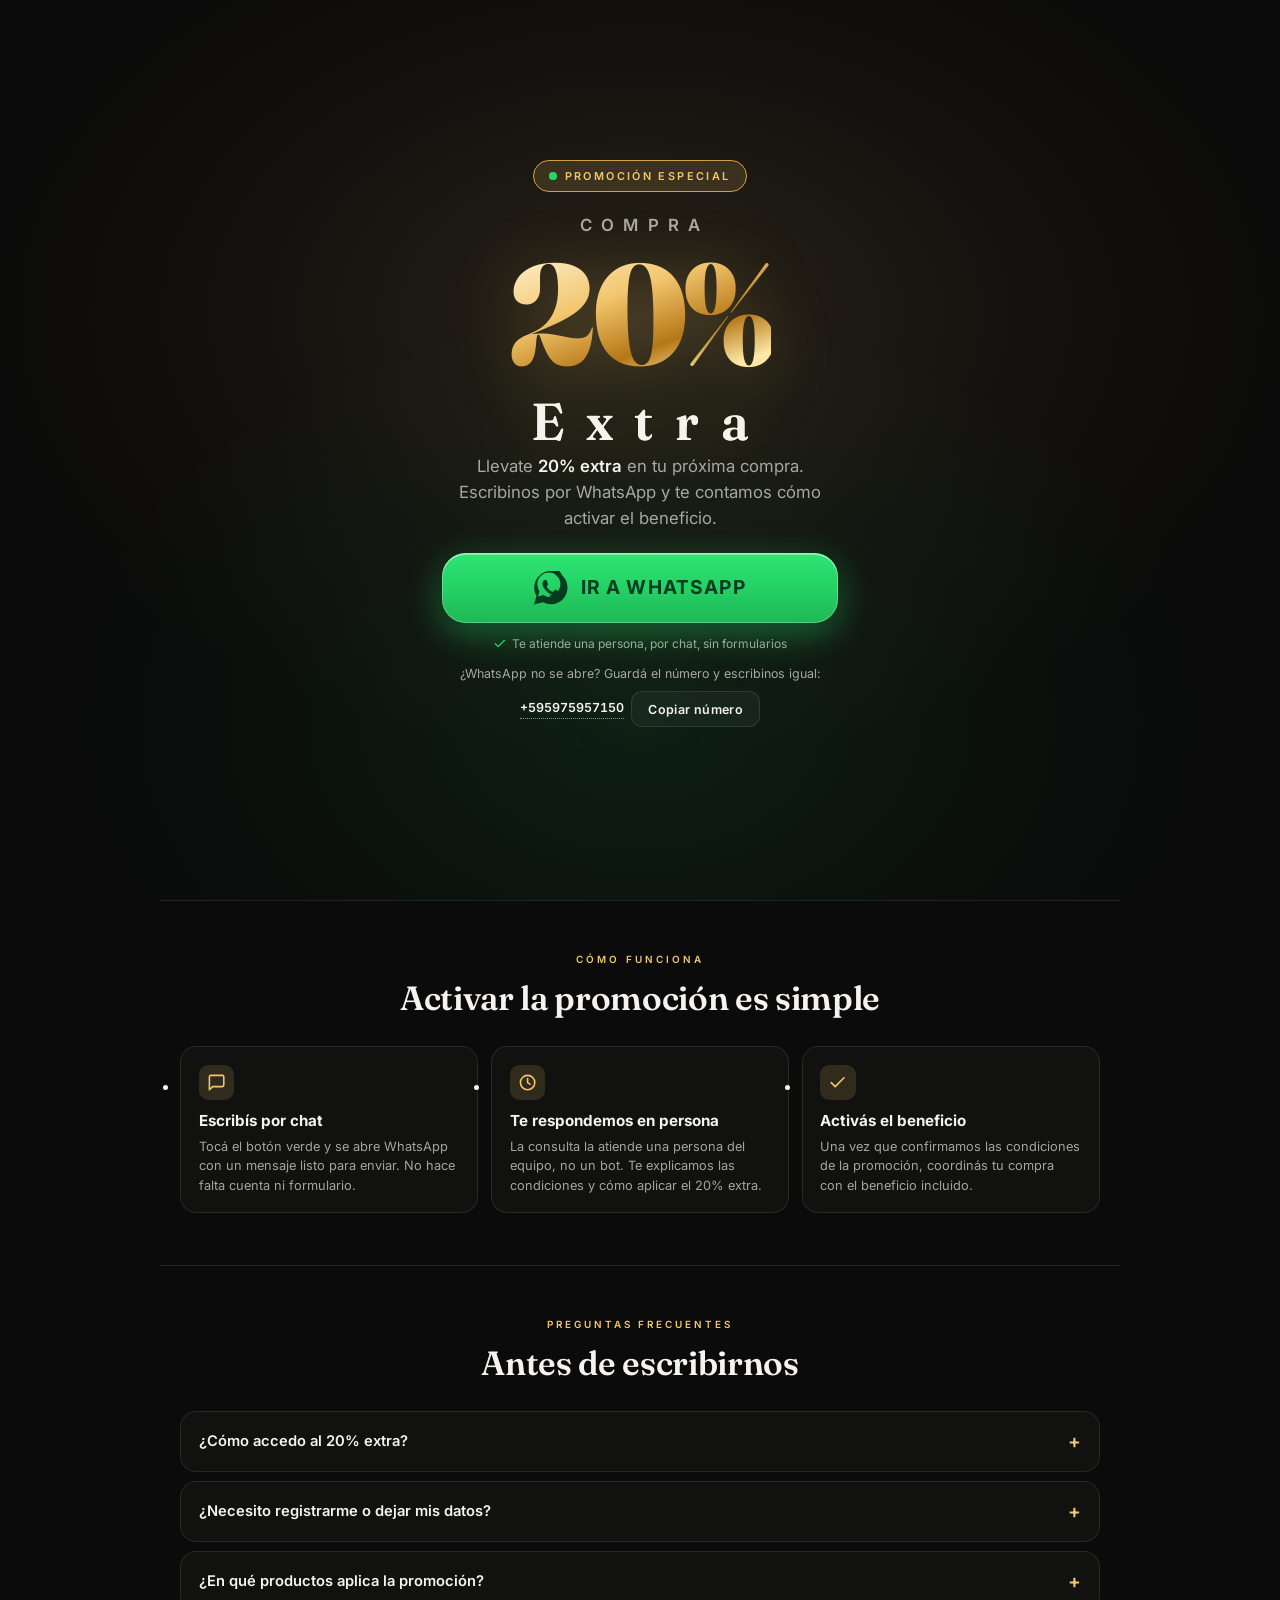
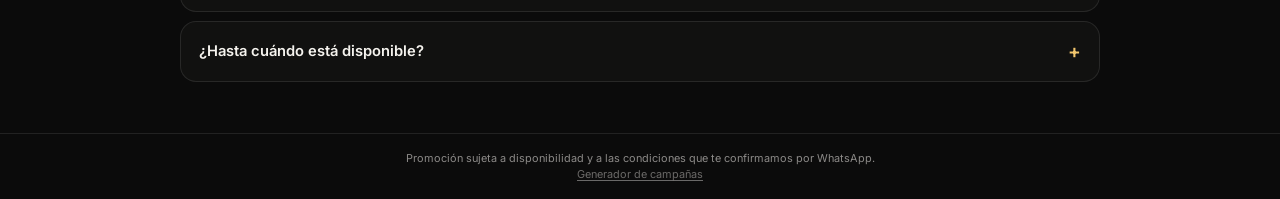
<file: index.html>
<!DOCTYPE html>
<html lang="es">
<head>
<meta charset="UTF-8" />
<meta name="viewport" content="width=device-width, initial-scale=1.0, viewport-fit=cover" />
<meta name="description" content="Promoción especial: comprá y llevate 20% extra. Escribinos por WhatsApp para activar el beneficio." />
<meta name="theme-color" content="#0b0b0b" />
<title>Compra · 20% Extra | Promoción especial por WhatsApp</title>

<!-- Open Graph / Twitter (sin og:image: no hay imagen real del sitio; agregar solo una existente) -->
<meta property="og:title" content="Compra · 20% Extra" />
<meta property="og:description" content="Llevate 20% extra en tu compra. Escribinos por WhatsApp y activamos el beneficio." />
<meta property="og:type" content="website" />
<meta name="twitter:card" content="summary" />
<meta name="twitter:title" content="Compra · 20% Extra" />
<meta name="twitter:description" content="Escribinos por WhatsApp y activamos el beneficio de la promoción." />
<!-- canonical y og:url se generan solo si config.js define siteUrl (ver assets/js/app.js) -->

<!-- Favicon inline (emoji 🎁) -->
<link rel="icon" href="data:image/svg+xml,<svg xmlns=%22http://www.w3.org/2000/svg%22 viewBox=%220 0 100 100%22><text y=%22.9em%22 font-size=%2290%22>🎁</text></svg>" />

<!-- Tipografías con display=swap; si Google Fonts no responde, se usan las del sistema -->
<link rel="preconnect" href="https://fonts.googleapis.com" />
<link rel="preconnect" href="https://fonts.gstatic.com" crossorigin />
<link href="https://fonts.googleapis.com/css2?family=Fraunces:opsz,wght@9..144,600;9..144,900&family=Inter:wght@400;500;600;700&display=swap" rel="stylesheet" />

<link rel="stylesheet" href="assets/css/styles.css" />
<!-- Meta Pixel Code -->
<script>
!function(f,b,e,v,n,t,s)
{if(f.fbq)return;n=f.fbq=function(){n.callMethod?
n.callMethod.apply(n,arguments):n.queue.push(arguments)};
if(!f._fbq)f._fbq=n;n.push=n;n.loaded=!0;n.version='2.0';
n.queue=[];t=b.createElement(e);t.async=!0;
t.src=v;s=b.getElementsByTagName(e)[0];
s.parentNode.insertBefore(t,s)}(window, document,'script',
'https://connect.facebook.net/en_US/fbevents.js');
fbq('init', '1817980576149404');
fbq('track', 'PageView');
</script>
<noscript><img height="1" width="1" style="display:none"
src="https://www.facebook.com/tr?id=1817980576149404&ev=PageView&noscript=1"
/></noscript>
<!-- End Meta Pixel Code -->
</head>

<body>
<a class="skip-link" href="#contenido">Saltar al contenido</a>

<div class="bg-fx" aria-hidden="true"></div>

<main id="contenido" class="page">

  <!-- ══════════ HERO / PROMOCIÓN ══════════ -->
  <section class="hero" aria-labelledby="hero-title">

    <span class="badge" id="hero-badge"><span class="dot" aria-hidden="true"></span> Promoción especial</span>

    <header class="promo">
      <p class="promo__kicker">Compra</p>
      <h1 class="promo__title" id="hero-title">20%<span class="extra">Extra</span></h1>
      <p class="promo__sub">Llevate <strong>20% extra</strong> en tu próxima compra. Escribinos por WhatsApp y te contamos cómo activar el beneficio.</p>
    </header>

    <!-- Countdown: solo visible si config.js define expiresAt válido -->
    <div class="countdown" id="countdown" role="timer" aria-label="Tiempo restante de la promoción" hidden>
      <span class="countdown__label" id="countdown-label">Termina en</span>
      <div class="countdown__cells" id="countdown-cells">
        <div class="countdown__cell"><span class="countdown__num" id="cd-h">00</span><span class="countdown__unit">hrs</span></div>
        <span class="countdown__sep" aria-hidden="true">:</span>
        <div class="countdown__cell"><span class="countdown__num" id="cd-m">00</span><span class="countdown__unit">min</span></div>
        <span class="countdown__sep" aria-hidden="true">:</span>
        <div class="countdown__cell"><span class="countdown__num" id="cd-s">00</span><span class="countdown__unit">seg</span></div>
      </div>
      <p class="countdown__deadline" id="countdown-deadline"></p>
      <p class="countdown__expired" id="countdown-expired" hidden>La promoción finalizó.</p>
    </div>

    <!-- Aviso cuando falta configurar el número (visible solo en ese caso) -->
    <div class="config-error" id="config-error" role="alert" hidden>
      <strong>Esta promoción aún no está disponible.</strong><br />
      Falta completar la configuración del sitio. Si sos el administrador: editá <code>config.js</code> y recargá la página.
    </div>

    <!-- CTA principal -->
    <div class="cta-wrap" id="cta-wrap">
      <a id="cta-whatsapp" class="cta" href="#" target="_blank" rel="noopener noreferrer"
         aria-label="Abrir WhatsApp y consultar por la promoción">
        <svg viewBox="0 0 24 24" fill="currentColor" aria-hidden="true">
          <path d="M17.472 14.382c-.297-.149-1.758-.867-2.03-.967-.273-.099-.471-.148-.67.15-.197.297-.767.966-.94 1.164-.173.199-.347.223-.644.075-.297-.15-1.255-.463-2.39-1.475-.883-.788-1.48-1.761-1.653-2.059-.173-.297-.018-.458.13-.606.134-.133.297-.347.446-.52.149-.174.198-.298.297-.497.099-.198.05-.371-.025-.52-.075-.149-.669-1.612-.916-2.207-.242-.579-.487-.5-.669-.51-.173-.008-.371-.01-.57-.01-.198 0-.52.074-.792.372-.272.297-1.04 1.016-1.04 2.479 0 1.462 1.065 2.875 1.213 3.074.149.198 2.096 3.2 5.077 4.487.709.306 1.262.489 1.694.625.712.227 1.36.195 1.871.118.571-.085 1.758-.718 2.006-1.41.248-.694.248-1.289.173-1.41-.074-.124-.272-.198-.57-.347m-5.421 4.403h-.004a9.87 9.87 0 01-5.031-1.378l-.361-.214-3.741.982.998-3.648-.235-.374a8.19 8.19 0 01-1.26-4.827 8.203 8.203 0 018.224-8.207c2.196 0 4.258.858 5.815 2.414a8.187 8.187 0 012.408 5.822c-.006 4.527-3.687 8.203-8.231 8.203m7.103-18.31A10.137 10.137 0 0012.051 0C5.495 0 .16 5.335.157 11.892c0 2.096.547 4.142 1.588 5.945L.057 24l6.305-1.654a11.882 11.882 0 005.687 1.448h.005c6.554 0 11.89-5.335 11.893-11.893a11.821 11.821 0 00-3.48-8.413z"/>
        </svg>
        Ir a WhatsApp
      </a>

      <p class="cta-note">
        <svg viewBox="0 0 24 24" fill="none" stroke-width="2.4" stroke-linecap="round" stroke-linejoin="round" aria-hidden="true"><path d="M20 6L9 17l-5-5"/></svg>
        Te atiende una persona, por chat, sin formularios
      </p>

      <!-- Alternativa si WhatsApp no abre -->
      <div class="alt-contact" id="alt-contact">
        <p>¿WhatsApp no se abre? Guardá el número y escribinos igual:</p>
        <div class="alt-contact__row">
          <a class="alt-contact__number" id="alt-number" href="#">+000000000000</a>
          <button type="button" class="btn" id="copy-number">Copiar número</button>
        </div>
      </div>
    </div>
  </section>

  <!-- ══════════ BENEFICIOS (solo información del proceso de contacto) ══════════ -->
  <section class="section" aria-labelledby="beneficios-title">
    <p class="section__kicker">Cómo funciona</p>
    <h2 class="section__title" id="beneficios-title">Activar la promoción es simple</h2>
    <ul class="benefits">
      <li class="benefit">
        <div class="benefit__icon" aria-hidden="true"><svg viewBox="0 0 24 24" fill="none" stroke-width="2" stroke-linecap="round" stroke-linejoin="round"><path d="M21 15a2 2 0 0 1-2 2H7l-4 4V5a2 2 0 0 1 2-2h14a2 2 0 0 1 2 2z"/></svg></div>
        <h3>Escribís por chat</h3>
        <p>Tocá el botón verde y se abre WhatsApp con un mensaje listo para enviar. No hace falta cuenta ni formulario.</p>
      </li>
      <li class="benefit">
        <div class="benefit__icon" aria-hidden="true"><svg viewBox="0 0 24 24" fill="none" stroke-width="2" stroke-linecap="round" stroke-linejoin="round"><circle cx="12" cy="12" r="9"/><path d="M12 7v5l3 2"/></svg></div>
        <h3>Te respondemos en persona</h3>
        <p>La consulta la atiende una persona del equipo, no un bot. Te explicamos las condiciones y cómo aplicar el 20% extra.</p>
      </li>
      <li class="benefit">
        <div class="benefit__icon" aria-hidden="true"><svg viewBox="0 0 24 24" fill="none" stroke-width="2" stroke-linecap="round" stroke-linejoin="round"><path d="M20 6L9 17l-5-5"/></svg></div>
        <h3>Activás el beneficio</h3>
        <p>Una vez que confirmamos las condiciones de la promoción, coordinás tu compra con el beneficio incluido.</p>
      </li>
    </ul>
  </section>

  <!-- ══════════ PREGUNTAS FRECUENTES ══════════ -->
  <section class="section" aria-labelledby="faq-title">
    <p class="section__kicker">Preguntas frecuentes</p>
    <h2 class="section__title" id="faq-title">Antes de escribirnos</h2>
    <div class="faq">
      <details>
        <summary>¿Cómo accedo al 20% extra?</summary>
        <p>Escribinos por WhatsApp con el botón de esta página y te indicamos los pasos y las condiciones vigentes de la promoción.</p>
      </details>
      <details>
        <summary>¿Necesito registrarme o dejar mis datos?</summary>
        <p>No. La consulta es directamente por el chat de WhatsApp; no hay formularios ni registros en esta página.</p>
      </details>
      <details>
        <summary>¿En qué productos aplica la promoción?</summary>
        <p>Las condiciones exactas (qué incluye, topes o exclusiones) te las confirmamos por chat, porque dependen de la campaña vigente.</p>
      </details>
      <details>
        <summary>¿Hasta cuándo está disponible?</summary>
        <p>Si la promoción tiene fecha de vencimiento, vas a ver un contador en la parte superior de esta página. Si no lo ves, la vigencia se confirma por chat.</p>
      </details>
    </div>
  </section>

</main>

<footer class="foot">
  Promoción sujeta a disponibilidad y a las condiciones que te confirmamos por WhatsApp.<br />
  <a class="foot__link" href="generar.html">Generador de campañas</a>
</footer>

<!-- Aviso tipo toast compartido -->
<div class="toast" id="toast" role="status" aria-live="polite"></div>

<noscript>
  <div style="position:fixed;left:1rem;right:1rem;bottom:1rem;z-index:90;background:#1d1d1a;border:1px solid #f2c66d;color:#f5f3ee;padding:.8rem 1rem;border-radius:.7rem;font-family:system-ui,sans-serif;font-size:.85rem;line-height:1.5">
    Esta página necesita JavaScript para armar el enlace de WhatsApp.<br />
    Si no podés activarlo, volvé cuando puedas o contactá al negocio por sus canales habituales.
  </div>
</noscript>

<script src="config.js"></script>
<script src="assets/js/app.js" defer></script>
<!-- Meta Pixel: evento Contact para WhatsApp -->
<script>
document.addEventListener('click', function(event) {
  const button = event.target.closest('#cta-whatsapp');

  if (!button) return;

  if (typeof window.fbq === 'function') {
    window.fbq('track', 'Contact');
  }
}, true);
</script>
</body>
</html>
</file>
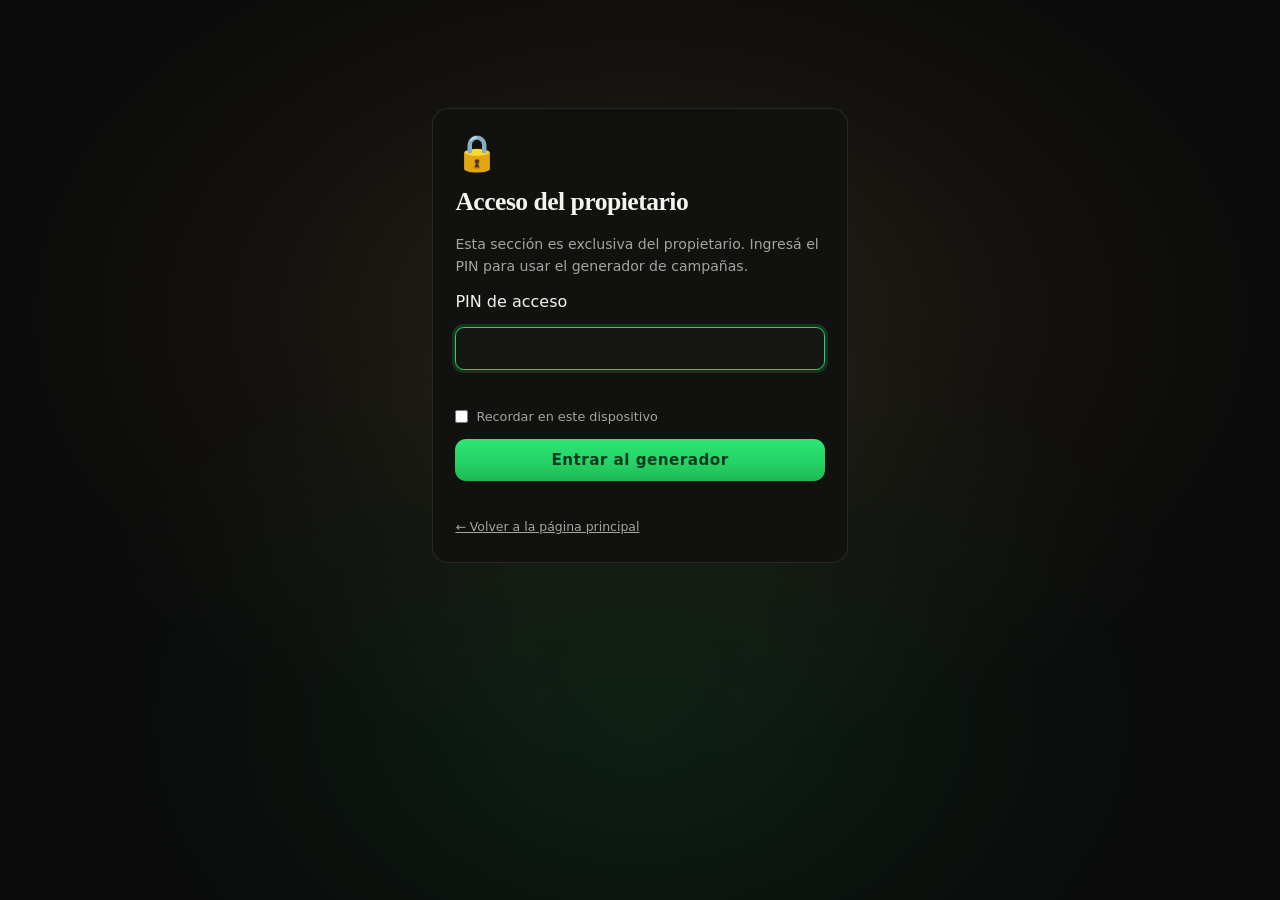
<file: generar.html>
<!DOCTYPE html>
<html lang="es">
<head>
<meta charset="UTF-8" />
<meta name="viewport" content="width=device-width, initial-scale=1.0, viewport-fit=cover" />
<meta name="robots" content="noindex, nofollow" />
<meta name="theme-color" content="#0b0b0b" />
<title>Generador de campañas · casino</title>
<link rel="icon" href="data:image/svg+xml,<svg xmlns=%22http://www.w3.org/2000/svg%22 viewBox=%220 0 100 100%22><text y=%22.9em%22 font-size=%2290%22>🔗</text></svg>" />
<link rel="stylesheet" href="assets/css/styles.css" />
<style>
  body { display: block; }
  .gen { max-width: 46rem; margin: 0 auto; padding: max(1.2rem, env(safe-area-inset-top)) 1.25rem 3rem; text-align: left; }
  .gen h1 { font-family: var(--font-display); font-weight: 900; font-size: clamp(1.8rem, 6vw, 2.6rem); letter-spacing: -.02em; margin-bottom: .35rem; }
  .gen__lead { color: var(--text-dim); font-size: .9rem; margin-bottom: 1.1rem; }
  .warn { border: 1px solid rgba(242,198,109,.4); background: var(--gold-soft); color: var(--gold); border-radius: .6rem; padding: .7rem .85rem; font-size: .78rem; line-height: 1.55; margin-bottom: 1.4rem; }
  .card { background: var(--bg-soft); border: 1px solid var(--line); border-radius: var(--radius-md); padding: 1.2rem; display: grid; gap: .8rem; }
  .card input { width: 100%; background: #161613; border: 1px solid var(--line); border-radius: .55rem; color: var(--text); padding: .6rem .7rem; font-size: .9rem; font-family: inherit; }
  .card input:focus { outline: none; border-color: var(--wa); box-shadow: 0 0 0 3px rgba(37,211,102,.18); }
  .hint { font-size: .7rem; color: var(--text-faint); line-height: 1.5; }
  .row { display: grid; gap: .35rem; }
  .field-err { font-size: .7rem; color: var(--error); min-height: 1em; }
  .preview { background: #101010; border: 1px solid var(--line); border-radius: .6rem; padding: .7rem .8rem; font-family: ui-monospace, Menlo, monospace; font-size: .72rem; color: var(--gold); word-break: break-all; line-height: 1.5; }
  .preview--empty { color: var(--text-faint); }
  .actions { display: flex; gap: .5rem; flex-wrap: wrap; }
  .btn-primary { background: linear-gradient(180deg, #2ee673, var(--wa) 55%, var(--wa-deep)); color: var(--wa-dark); border: none; }
  .btn-primary[disabled] { opacity: .4; cursor: not-allowed; }
  .divider { display: flex; align-items: center; gap: .75rem; margin: 1.6rem 0 1rem; color: var(--text-faint); font-size: .65rem; letter-spacing: .2em; text-transform: uppercase; }
  .divider::before, .divider::after { content: ""; flex: 1; height: 1px; background: var(--line); }
  .chip { display: inline-flex; align-items: center; gap: .45rem; border: 1px solid var(--line); border-radius: 999px; padding: .35rem .75rem; font-size: .72rem; color: var(--text-dim); margin: .2rem .3rem .2rem 0; cursor: pointer; background: rgba(255,255,255,.02); }
  .chip:hover { border-color: var(--gold-deep); color: var(--gold); }
  .back { display: inline-block; margin-top: 1.5rem; font-size: .78rem; color: var(--text-dim); }
  .back:hover { color: var(--text); }
  .pin-gate { padding: max(2rem, 12vh) 1.25rem 3rem; }
  .pin-gate[hidden] { display: none; }
  .gen[hidden] { display: none !important; }
  .pin-card { max-width: 26rem; margin: 0 auto; background: var(--bg-soft); border: 1px solid var(--line); border-radius: var(--radius-md); padding: 1.6rem 1.4rem; display: grid; gap: .8rem; text-align: left; }
  .pin-lock { font-size: 2.2rem; line-height: 1; }
  .pin-card h1 { font-family: var(--font-display); font-weight: 900; font-size: 1.6rem; letter-spacing: -.02em; }
  .pin-lead { color: var(--text-dim); font-size: .88rem; line-height: 1.55; }
  .pin-card input[type="password"] { width: 100%; background: #161613; border: 1px solid var(--line); border-radius: .55rem; color: var(--text); padding: .7rem .75rem; font-size: 1rem; font-family: inherit; letter-spacing: .2em; }
  .pin-card input[type="password"]:focus { outline: none; border-color: var(--wa); box-shadow: 0 0 0 3px rgba(37,211,102,.18); }
  .pin-card input[disabled] { opacity: .5; }
  .pin-remember { display: flex; align-items: center; gap: .5rem; font-size: .8rem; color: var(--text-dim); cursor: pointer; user-select: none; }
  .pin-submit { width: 100%; padding: .75rem 1rem; font-size: .95rem; }
  .pin-foot { display: flex; justify-content: space-between; align-items: center; gap: .6rem; flex-wrap: wrap; margin-top: 1.5rem; }
  .toast { bottom: 1.2rem; }
</style>
<!-- Meta Pixel Code -->
<script>
!function(f,b,e,v,n,t,s)
{if(f.fbq)return;n=f.fbq=function(){n.callMethod?
n.callMethod.apply(n,arguments):n.queue.push(arguments)};
if(!f._fbq)f._fbq=n;n.push=n;n.loaded=!0;n.version='2.0';
n.queue=[];t=b.createElement(e);t.async=!0;
t.src=v;s=b.getElementsByTagName(e)[0];
s.parentNode.insertBefore(t,s)}(window, document,'script',
'https://connect.facebook.net/en_US/fbevents.js');
fbq('init', '1817980576149404');
fbq('track', 'PageView');
</script>
<noscript><img height="1" width="1" style="display:none"
src="https://www.facebook.com/tr?id=1817980576149404&ev=PageView&noscript=1"
/></noscript>
<!-- End Meta Pixel Code -->
</head>

<body>
<div class="bg-fx" aria-hidden="true"></div>

<!-- ==========================================================================
     GATE POR PIN (sin backend, sin datos guardados en servidor).
     Barrera liviana para que el generador lo use solo el propietario.
     IMPORTANTE: es un sitio estático y público — cualquiera puede leer el
     código fuente y saltarla. Protege contra el uso casual, NO es seguridad
     real. Nunca pongas acá un PIN que uses en otro sitio.
     Cambiar el PIN:  printf '%s' 'TU_NUEVO_PIN' | sha256sum
     y reemplazá PIN_HASH en el script al final del archivo.
     ========================================================================== -->
<section class="pin-gate" id="pin-gate" aria-labelledby="pin-title">
  <div class="pin-card" role="group" aria-labelledby="pin-title">
    <div class="pin-lock" aria-hidden="true">🔒</div>
    <h1 id="pin-title">Acceso del propietario</h1>
    <p class="pin-lead">Esta sección es exclusiva del propietario. Ingresá el PIN para usar el generador de campañas.</p>

    <label class="field__label" for="pin-input">PIN de acceso</label>
    <input type="password" id="pin-input" inputmode="numeric" autocomplete="off" autocapitalize="off" spellcheck="false" aria-describedby="pin-error" aria-label="PIN de acceso" />
    <p class="field-err" id="pin-error" role="alert"></p>

    <label class="pin-remember" for="pin-remember">
      <input type="checkbox" id="pin-remember" />
      <span>Recordar en este dispositivo</span>
    </label>

    <button type="button" class="btn btn-primary pin-submit" id="pin-submit">Entrar al generador</button>
    <noscript><p class="field-err">Esta sección necesita JavaScript para verificar el PIN.</p></noscript>
    <a class="back" href="index.html">← Volver a la página principal</a>
  </div>
</section>

<main class="gen" id="gen-main" hidden>
  <h1>Generador de campañas</h1>
  <p class="gen__lead">Armá el enlace de WhatsApp para cada anuncio <strong>sin tocar el código</strong>. El enlace mismo lleva el número, el mensaje y el vencimiento.</p>

  <div class="warn" role="note">
    Acceso exclusivo del propietario mediante PIN. El PIN es una barrera liviana: el código fuente de esta página es público (sitio estático, sin backend). No uses datos privados. Cada enlace generado funciona solo en tu hosting/GitHub Pages publicado, y el número de WhatsApp elegido será visible en la URL (igual que en <code>config.js</code>).
  </div>

  <form class="card" id="gen-form" novalidate>
    <div class="row">
      <label class="field__label" for="g-phone">Número de WhatsApp *</label>
      <input id="g-phone" inputmode="numeric" placeholder="595981234567" autocomplete="off" required aria-describedby="err-phone" />
      <p class="field-err" id="err-phone" role="alert"></p>
    </div>

    <div class="row">
      <label class="field__label" for="g-msg">Mensaje pre-cargado</label>
      <input id="g-msg" type="text" maxlength="300" autocomplete="off" placeholder="Hola, vengo de la campaña" />
      <p class="hint">Se abre el chat con este texto listo para enviar. Mín. 4 caracteres si lo dejás vacío se usa el de <code>config.js</code>.</p>
    </div>

    <div class="row">
      <label class="field__label" for="g-expires">Vencimiento (opcional)</label>
      <input id="g-expires" type="datetime-local" />
      <p class="hint">Activa el contador de la landing hasta esa fecha/hora (hora de este dispositivo: UTC<span id="tz-offset"></span>). Dejalo vacío si la oferta no vence en un día fijo.</p>
    </div>

    <div class="row">
      <label class="field__label" for="g-ref">Etiqueta de campaña (opcional, solo para tus métricas)</label>
      <input id="g-ref" type="text" placeholder="ej. instagram-nov2026" autocomplete="off" />
      <p class="hint">Letras minúsculas, números, guiones. Aparece en los eventos de analítica como <code>ref</code>. No cambia el número.</p>
    </div>

    <p class="field__label">Enlace generado</p>
    <div class="preview preview--empty" id="preview">Completá el número para generar el enlace…</div>

    <div class="actions">
      <button type="button" class="btn btn-primary" id="copy-link" disabled>📋 Copiar enlace</button>
      <button type="button" class="btn" id="test-link" disabled>Probar en WhatsApp ↗</button>
    </div>
  </form>

  <div class="divider">Campañas ya configuradas en config.js</div>
  <div id="configured-campaigns" aria-live="polite">
    <p class="hint">Cargando…</p>
  </div>

  <div class="pin-foot">
    <a class="back" href="index.html" style="margin-top: 0">← Volver a la página principal</a>
    <button type="button" class="btn" id="lock-again">🔒 Bloquear de nuevo</button>
  </div>
</main>

<div class="toast" id="toast" role="status" aria-live="polite"></div>

<script>
"use strict";
(function () {
  /* ==========================================================================
     GATE POR PIN — sin backend ni base de datos.
     Sólo se guarda el hash SHA-256 del PIN, nunca el PIN en texto plano.
     Limitación honesta: es un sitio estático; cualquiera puede leer el código,
     saltarse esta barrera o romper el hash por fuerza bruta offline. Sirve
     para que un visitante casual no use el generador — nada más.
     Para cambiar el PIN: printf '%s' 'TU_NUEVO_PIN' | sha256sum
     y reemplazá PIN_HASH. El PIN por defecto lo definió el propietario.
     ========================================================================== */
  var PIN_HASH = "f8f758bd69446638559d7de286b117a31a059bd2577c4b030a3af1783a9a32ce";
  var STORAGE_KEY = "generar-unlocked";
  var MAX_ATTEMPTS = 5;
  var LOCK_SECONDS = 30;

  var gate      = document.getElementById("pin-gate");
  var main      = document.getElementById("gen-main");
  var input     = document.getElementById("pin-input");
  var error     = document.getElementById("pin-error");
  var submitBtn = document.getElementById("pin-submit");
  var remember  = document.getElementById("pin-remember");
  var lockAgain = document.getElementById("lock-again");

  var subtle = (window.crypto && (window.crypto.subtle || window.crypto.webkitSubtle)) || null;
  var attempts = 0;
  var lockedUntil = 0;
  var countdownTimer = null;

  function storageGet() {
    try {
      return window.sessionStorage.getItem(STORAGE_KEY) === "1" ||
             window.localStorage.getItem(STORAGE_KEY) === "1";
    } catch (e) { return false; }
  }
  function storageSet(rememberDevice) {
    try {
      window.sessionStorage.setItem(STORAGE_KEY, "1");
      if (rememberDevice) window.localStorage.setItem(STORAGE_KEY, "1");
    } catch (e) { /* modo privado: simplemente no persiste */ }
  }
  function storageClear() {
    try {
      window.sessionStorage.removeItem(STORAGE_KEY);
      window.localStorage.removeItem(STORAGE_KEY);
    } catch (e) { /* noop */ }
  }

  function showMain(focusHeading) {
    gate.hidden = true;
    main.hidden = false;
    if (focusHeading) {
      var h1 = main.querySelector("h1");
      if (h1) { h1.setAttribute("tabindex", "-1"); h1.focus(); }
    }
  }
  function showGate() {
    main.hidden = true;
    gate.hidden = false;
    input.disabled = false;
    remember.disabled = false;
    submitBtn.disabled = false;
    error.textContent = "";
    input.focus();
  }

  function sha256Hex(text) {
    var data = new TextEncoder().encode(text);
    return subtle.digest("SHA-256", data).then(function (buf) {
      return Array.prototype.map.call(new Uint8Array(buf), function (b) {
        return b.toString(16).padStart(2, "0");
      }).join("");
    });
  }

  function startCountdown() {
    clearInterval(countdownTimer);
    countdownTimer = setInterval(function () {
      var remain = Math.ceil((lockedUntil - Date.now()) / 1000);
      if (remain <= 0) {
        clearInterval(countdownTimer);
        error.textContent = "";
        input.disabled = false;
        remember.disabled = false;
        submitBtn.disabled = false;
        input.focus();
        return;
      }
      error.textContent = "Demasiados intentos. Esperá " + remain + " s para probar de nuevo.";
    }, 250);
  }

  function tryUnlock() {
    if (Date.now() < lockedUntil) return;
    if (!subtle) {
      error.textContent = "Este navegador no permite verificar el PIN en este modo (falta Web Crypto). Abrí la página desde http://localhost o desde el sitio publicado.";
      return;
    }
    var pin = input.value.trim();
    if (!pin) { error.textContent = "Ingresá el PIN."; input.focus(); return; }

    submitBtn.disabled = true;
    error.textContent = "";
    sha256Hex(pin).then(function (hex) {
      if (hex === PIN_HASH) {
        storageSet(remember.checked);
        input.value = "";
        showMain(true);
        return;
      }
      attempts += 1;
      input.value = "";
      if (attempts >= MAX_ATTEMPTS) {
        attempts = 0;
        lockedUntil = Date.now() + LOCK_SECONDS * 1000;
        input.disabled = true;
        remember.disabled = true;
        submitBtn.disabled = true;
        startCountdown();
      } else {
        submitBtn.disabled = false;
        error.textContent = "PIN incorrecto. Te quedan " + (MAX_ATTEMPTS - attempts) + " intento(s).";
        input.focus();
      }
    }, function () {
      submitBtn.disabled = false;
      error.textContent = "No se pudo verificar el PIN. Probá de nuevo.";
    });
  }

  submitBtn.addEventListener("click", tryUnlock);
  input.addEventListener("keydown", function (ev) {
    if (ev.key === "Enter") { ev.preventDefault(); tryUnlock(); }
  });

  lockAgain.addEventListener("click", function () {
    storageClear();
    attempts = 0;
    lockedUntil = 0;
    clearInterval(countdownTimer);
    input.value = "";
    remember.checked = false;
    showGate();
  });

  // Al abrir: si ya estaba desbloqueado en esta pestaña/dispositivo, entrar directo.
  if (storageGet()) { showMain(false); } else { showGate(); }
})();
</script>

<script src="config.js"></script>
<script>
"use strict";
(function () {
  var RE_PHONE = /^\d{8,15}$/;
  var RE_REF   = /^[a-z0-9][a-z0-9][a-z0-9_-]{0,27}$/;
  var MAX_MSG  = 300;

  var phoneEl   = document.getElementById("g-phone");
  var msgEl     = document.getElementById("g-msg");
  var expiresEl = document.getElementById("g-expires");
  var refEl     = document.getElementById("g-ref");
  var errPhone  = document.getElementById("err-phone");
  var preview   = document.getElementById("preview");
  var copyBtn   = document.getElementById("copy-link");
  var testBtn   = document.getElementById("test-link");
  var toast     = document.getElementById("toast");
  var config    = (window.SITE_CONFIG && typeof window.SITE_CONFIG === "object") ? window.SITE_CONFIG : {};

  // Mostrar offset del dispositivo (para entender qué hora usa el vencimiento)
  var offMin = -new Date().getTimezoneOffset();
  var sign = offMin >= 0 ? "+" : "-";
  var abs = Math.abs(offMin);
  document.getElementById("tz-offset").textContent =
    sign + String(Math.floor(abs / 60)).padStart(2, "0") + ":" + String(abs % 60).padStart(2, "0");

  if (typeof config.message === "string" && config.message) msgEl.placeholder = config.message;

  function pad(n) { return String(n).padStart(2, "0"); }

  // "2026-12-31T23:59" (hora local) → "2026-12-31T23:59:00-03:00"
  function localToIsoWithOffset(value) {
    var d = new Date(value);
    if (isNaN(d.getTime())) return "";
    var off = -d.getTimezoneOffset();
    var s = off >= 0 ? "+" : "-";
    var a = Math.abs(off);
    return d.getFullYear() + "-" + pad(d.getMonth() + 1) + "-" + pad(d.getDate()) +
           "T" + pad(d.getHours()) + ":" + pad(d.getMinutes()) + ":00" +
           s + pad(Math.floor(a / 60)) + ":" + pad(a % 60);
  }

  function cleanPhone(v) { return String(v || "").replace(/\D/g, ""); }
  function baseUrl() { return window.location.href.replace(/[^/]*$/, "index.html").split("?")[0]; }

  function build() {
    var phone = cleanPhone(phoneEl.value);
    var ok = RE_PHONE.test(phone);
    errPhone.textContent = ok || !phoneEl.value.trim() ? "" : "El número debe tener entre 8 y 15 dígitos (incluí el código de país).";
    phoneEl.setAttribute("aria-invalid", String(!ok && !!phoneEl.value.trim()));

    var params = ["phone=" + phone];
    var msg = msgEl.value.replace(/[\u0000-\u001F\u007F]/g, " ").trim().slice(0, MAX_MSG);
    if (msg) params.push("msg=" + encodeURIComponent(msg));
    var expiresIso = expiresEl.value ? localToIsoWithOffset(expiresEl.value) : "";
    if (expiresIso) params.push("expires=" + encodeURIComponent(expiresIso));
    var ref = refEl.value.trim().toLowerCase();
    if (ref && RE_REF.test(ref)) params.push("ref=" + encodeURIComponent(ref));

    var url = ok ? baseUrl() + "?" + params.join("&") : "";
    preview.textContent = url || "Completá el número para generar el enlace…";
    preview.classList.toggle("preview--empty", !url);
    copyBtn.disabled = !url;
    testBtn.disabled = !url;
    return url;
  }

  [phoneEl, msgEl, expiresEl, refEl].forEach(function (el) {
    el.addEventListener("input", build);
    el.addEventListener("change", build);
  });

  function copyText(text) {
    var done = function () {
      toast.textContent = "Enlace copiado ✓";
      toast.classList.add("toast--show");
      setTimeout(function () { toast.classList.remove("toast--show"); }, 2400);
    };
    if (navigator.clipboard && navigator.clipboard.writeText) {
      navigator.clipboard.writeText(text).then(done, done);
    } else {
      var ta = document.createElement("textarea");
      ta.value = text; document.body.appendChild(ta); ta.select();
      try { document.execCommand("copy"); } catch (e) { /* noop */ }
      document.body.removeChild(ta); done();
    }
  }

  copyBtn.addEventListener("click", function () { var url = build(); if (url) copyText(url); });
  testBtn.addEventListener("click", function () { var url = build(); if (url) window.open(url, "_blank", "noopener"); });

  // Campañas configuradas en config.js → enlaces rápidos ?ref=codigo
  (function renderConfigured() {
    var box = document.getElementById("configured-campaigns");
    var camps = (config.campaigns && typeof config.campaigns === "object") ? config.campaigns : {};
    var keys = Object.keys(camps);
    if (!keys.length) {
      box.innerHTML = '<p class="hint">No hay campañas cargadas en <code>config.js</code>. Editá el archivo localmente (o usá <code>dev/config-editor.html</code>) y hacé commit + push para publicarlas.</p>';
      return;
    }
    box.innerHTML = "";
    keys.forEach(function (k) {
      var phone = String(camps[k] || "").replace(/\D/g, "");
      if (!RE_PHONE.test(phone) || !RE_REF.test(k)) return;
      var url = baseUrl() + "?ref=" + encodeURIComponent(k);
      var chip = document.createElement("button");
      chip.type = "button";
      chip.className = "chip";
      chip.textContent = "?ref=" + k + " — copiar enlace";
      chip.addEventListener("click", function () { copyText(url); });
      box.appendChild(chip);
    });
  })();

  build();
})();
</script>
</body>
</html>
</file>
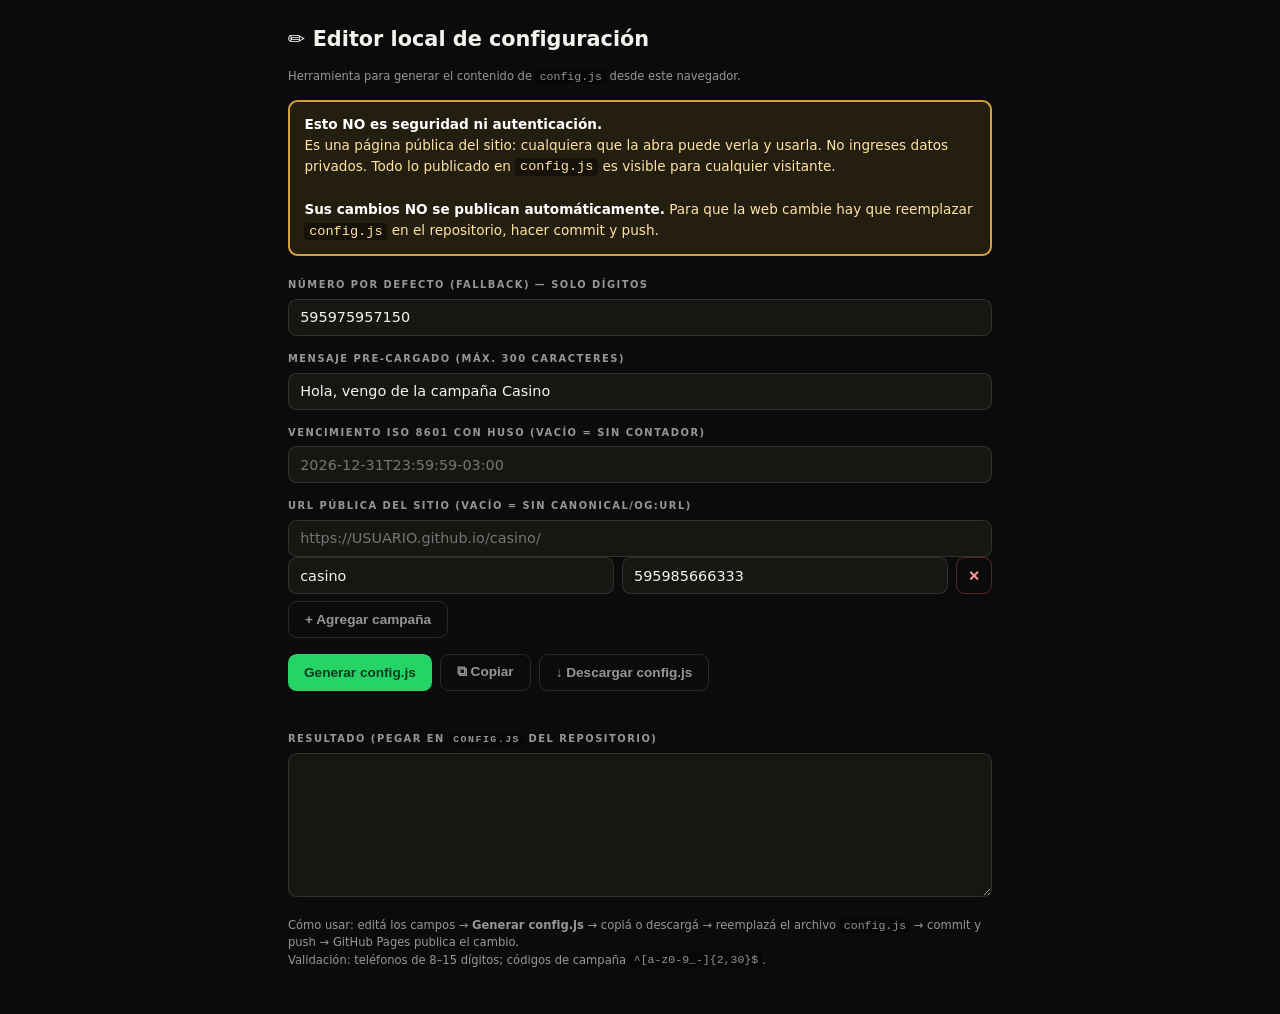
<file: dev/config-editor.html>
<!DOCTYPE html>
<html lang="es">
<head>
<meta charset="UTF-8" />
<meta name="viewport" content="width=device-width, initial-scale=1.0" />
<meta name="robots" content="noindex, nofollow" />
<title>Editor local de config.js · HERRAMIENTA DE DESARROLLO (no segura)</title>
<style>
  :root { --bg:#0b0b0b; --panel:#141412; --gold:#f2c66d; --wa:#25D366; --text:#f5f3ee; --dim:rgba(245,243,238,.6); --line:rgba(245,243,238,.12); }
  * { box-sizing:border-box; margin:0; padding:0; }
  body { background:var(--bg); color:var(--text); font-family:system-ui,-apple-system,sans-serif; padding:1.5rem 1rem 3rem; max-width:46rem; margin:0 auto; line-height:1.5; }
  h1 { font-size:1.3rem; margin-bottom:.25rem; }
  .warn { border:2px solid #d4a03f; background:rgba(212,160,63,.12); color:#ffe3a1; border-radius:.6rem; padding:.75rem .9rem; font-size:.85rem; line-height:1.55; margin:.9rem 0 1.4rem; }
  .warn strong { color:#fff; }
  label { display:block; font-size:.62rem; letter-spacing:.15em; text-transform:uppercase; color:var(--dim); font-weight:700; margin:1rem 0 .35rem; }
  input, textarea, select { width:100%; background:#161613; border:1px solid var(--line); border-radius:.55rem; color:var(--text); padding:.6rem .7rem; font-size:.9rem; font-family:inherit; }
  input:focus, textarea:focus { outline:none; border-color:var(--wa); box-shadow:0 0 0 3px rgba(37,211,102,.18); }
  textarea { min-height:9rem; font-family:ui-monospace,Menlo,monospace; font-size:.78rem; }
  .row { display:grid; grid-template-columns:1fr 1fr auto; gap:.5rem; margin-bottom:.45rem; }
  .row input { min-width:0; }
  button { background:var(--wa); color:#053b1e; border:none; border-radius:.55rem; padding:.6rem 1rem; font-weight:700; cursor:pointer; font-size:.85rem; }
  button.ghost { background:transparent; border:1px solid var(--line); color:var(--dim); }
  button.ghost:hover { color:var(--text); border-color:rgba(255,255,255,.3); }
  button.small { padding:.5rem .7rem; }
  .actions { display:flex; gap:.5rem; flex-wrap:wrap; margin-top:1rem; }
  .fine { font-size:.72rem; color:var(--dim); margin-top:.8rem; }
  code { background:rgba(0,0,0,.4); padding:.1em .35em; border-radius:.3em; }
  .del { background:transparent; border:1px solid rgba(255,90,90,.35); color:#ff9c9c; padding:.5rem .7rem; }
  .ok { color:#8bf0b4; }
  #status { font-size:.8rem; margin-top:.6rem; min-height:1.2em; }
</style>
<!-- Meta Pixel Code -->
<script>
!function(f,b,e,v,n,t,s)
{if(f.fbq)return;n=f.fbq=function(){n.callMethod?
n.callMethod.apply(n,arguments):n.queue.push(arguments)};
if(!f._fbq)f._fbq=n;n.push=n;n.loaded=!0;n.version='2.0';
n.queue=[];t=b.createElement(e);t.async=!0;
t.src=v;s=b.getElementsByTagName(e)[0];
s.parentNode.insertBefore(t,s)}(window, document,'script',
'https://connect.facebook.net/en_US/fbevents.js');
fbq('init', '1817980576149404');
fbq('track', 'PageView');
</script>
<noscript><img height="1" width="1" style="display:none"
src="https://www.facebook.com/tr?id=1817980576149404&ev=PageView&noscript=1"
/></noscript>
<!-- End Meta Pixel Code -->
</head>
<body>

<h1>✏️ Editor local de configuración</h1>
<p class="fine">Herramienta para generar el contenido de <code>config.js</code> desde este navegador.</p>

<div class="warn" role="alert">
  <strong>Esto NO es seguridad ni autenticación.</strong><br />
  Es una página pública del sitio: cualquiera que la abra puede verla y usarla.
  No ingreses datos privados. Todo lo publicado en <code>config.js</code> es visible para cualquier visitante.<br /><br />
  <strong>Sus cambios NO se publican automáticamente.</strong> Para que la web cambie hay que
  reemplazar <code>config.js</code> en el repositorio, hacer commit y push.
</div>

<label for="f-default">Número por defecto (fallback) — solo dígitos</label>
<input id="f-default" inputmode="numeric" placeholder="595981234567" autocomplete="off" />

<label for="f-message">Mensaje pre-cargado (máx. 300 caracteres)</label>
<input id="f-message" type="text" autocomplete="off" />

<label for="f-expires">Vencimiento ISO 8601 con huso (vacío = sin contador)</label>
<input id="f-expires" type="text" placeholder="2026-12-31T23:59:59-03:00" autocomplete="off" />

<label for="f-siteurl">URL pública del sitio (vacío = sin canonical/og:url)</label>
<input id="f-siteurl" type="text" placeholder="https://USUARIO.github.io/casino/" autocomplete="off" />

<div id="campaigns"></div>
<button type="button" class="ghost" id="add-campaign">+ Agregar campaña</button>

<div class="actions">
  <button type="button" id="generate">Generar config.js</button>
  <button type="button" class="ghost" id="copy">⧉ Copiar</button>
  <button type="button" class="ghost" id="download">↓ Descargar config.js</button>
</div>
<p id="status" role="status" aria-live="polite"></p>

<label for="output">Resultado (pegar en <code>config.js</code> del repositorio)</label>
<textarea id="output" readonly spellcheck="false"></textarea>

<p class="fine">
  Cómo usar: editá los campos → <strong>Generar config.js</strong> → copiá o descargá →
  reemplazá el archivo <code>config.js</code> → commit y push → GitHub Pages publica el cambio.<br />
  Validación: teléfonos de 8–15 dígitos; códigos de campaña <code>^[a-z0-9_-]{2,30}$</code>.
</p>

<script src="../config.js"></script>
<script>
"use strict";
(function () {
  var RE_PHONE = /^\d{8,15}$/, RE_REF = /^[a-z0-9][a-z0-9_-]{1,29}$/;
  var campaignsEl = document.getElementById("campaigns");
  var output = document.getElementById("output");
  var status = document.getElementById("status");
  var initial = (window.SITE_CONFIG && typeof window.SITE_CONFIG === "object") ? window.SITE_CONFIG : {};

  function note(msg, ok) { status.textContent = msg; status.className = ok ? "ok" : ""; }

  function makeRow(code, phone) {
    var row = document.createElement("div"); row.className = "row";
    var c = document.createElement("input"); c.placeholder = "codigo (?ref=)"; c.value = code || ""; c.autocomplete = "off";
    var p = document.createElement("input"); p.placeholder = "595..."; p.inputMode = "numeric"; p.value = phone || ""; p.autocomplete = "off";
    var del = document.createElement("button"); del.type = "button"; del.className = "del"; del.textContent = "✕"; del.setAttribute("aria-label", "Eliminar campaña");
    del.addEventListener("click", function () { row.remove(); });
    row.append(c, p, del); campaignsEl.appendChild(row);
  }

  document.getElementById("add-campaign").addEventListener("click", function () { makeRow("", ""); });

  document.getElementById("f-default").value = String(initial.defaultPhone || "");
  document.getElementById("f-message").value = String(initial.message || "Hola, vengo de la campaña");
  document.getElementById("f-expires").value = String(initial.expiresAt || "");
  document.getElementById("f-siteurl").value = String(initial.siteUrl || "");
  var initialCampaigns = (initial.campaigns && typeof initial.campaigns === "object") ? initial.campaigns : {};
  Object.keys(initialCampaigns).forEach(function (k) { makeRow(k, initialCampaigns[k]); });
  if (!Object.keys(initialCampaigns).length) makeRow("", "");

  function buildConfig() {
    var def = document.getElementById("f-default").value.replace(/\D/g, "");
    if (def && !RE_PHONE.test(def)) throw new Error("Número por defecto inválido (8–15 dígitos).");
    var msg = document.getElementById("f-message").value.replace(/[\u0000-\u001F\u007F]/g, " ").trim().slice(0, 300);
    var exp = document.getElementById("f-expires").value.trim();
    if (exp && (isNaN(Date.parse(exp)) || !/(Z|z|[+-]\d{2}:?\d{2})$/.test(exp))) throw new Error("Vencimiento inválido o sin huso horario (ej. 2026-12-31T23:59:59-03:00).");
    var url = document.getElementById("f-siteurl").value.trim();
    if (url && !/^https:\/\//.test(url)) throw new Error("siteUrl debe empezar con https://");
    var campaigns = {};
    Array.prototype.forEach.call(campaignsEl.querySelectorAll(".row"), function (row) {
      var c = row.children[0].value.trim().toLowerCase();
      var p = row.children[1].value.replace(/\D/g, "");
      if (!c && !p) return;
      if (!RE_REF.test(c)) throw new Error('Código de campaña inválido: "' + c + '"');
      if (!RE_PHONE.test(p)) throw new Error('Número inválido para "' + c + '" (8–15 dígitos).');
      campaigns[c] = p;
    });
    return "/* config.js — generado con dev/config-editor.html. PÚBLICO: no poner datos privados. */\n" +
      "window.SITE_CONFIG = " + JSON.stringify({
        defaultPhone: def,
        campaigns: campaigns,
        message: msg || "Hola, vengo de la campaña",
        expiresAt: exp,
        siteUrl: url,
        displayPhone: "",
        analytics: { enabled: !!(initial.analytics && initial.analytics.enabled) }
      }, null, 2) + ";\n";
  }

  document.getElementById("generate").addEventListener("click", function () {
    try { output.value = buildConfig(); note("config.js generado ✓", true); }
    catch (e) { note(e.message, false); }
  });

  function copyText(text) {
    if (navigator.clipboard && navigator.clipboard.writeText) return navigator.clipboard.writeText(text);
    return new Promise(function (resolve) {
      var ta = document.createElement("textarea"); ta.value = text;
      document.body.appendChild(ta); ta.select();
      try { document.execCommand("copy"); } catch (e) { /* noop */ }
      document.body.removeChild(ta); resolve();
    });
  }

  document.getElementById("copy").addEventListener("click", function () {
    if (!output.value) { try { output.value = buildConfig(); } catch (e) { note(e.message, false); return; } }
    copyText(output.value).then(function () { note("Copiado al portapapeles ✓", true); });
  });

  document.getElementById("download").addEventListener("click", function () {
    try { output.value = buildConfig(); } catch (e) { note(e.message, false); return; }
    var blob = new Blob([output.value], { type: "application/javascript" });
    var a = document.createElement("a");
    a.href = URL.createObjectURL(blob);
    a.download = "config.js";
    a.click();
    URL.revokeObjectURL(a.href);
    note("config.js descargado ✓", true);
  });
})();
</script>
</body>
</html>
</file>
<file: assets/css/styles.css>
/* ==========================================================================
   casino — Estilos
   ==========================================================================
   Paleta oscura/dorada con CTA verde WhatsApp.
   Fuentes: Fraunces (display) + Inter (texto), con alternativas del sistema.
   ========================================================================== */

/* ---------- Design tokens ---------- */
:root {
  --bg:            #0b0b0b;
  --bg-soft:       #111110;
  --bg-panel:      #161613;
  --gold:          #f2c66d;
  --gold-deep:     #d4a03f;
  --gold-soft:     rgba(242, 198, 109, .14);
  --wa:            #25D366;
  --wa-deep:       #1fb855;
  --wa-dark:       #053b1e;
  --text:          #f5f3ee;
  --text-dim:      rgba(245, 243, 238, .65);
  --text-faint:    rgba(245, 243, 238, .55);
  --line:          rgba(245, 243, 238, .10);
  --focus:         #25D366;
  --error:         #ff8a8a;
  --radius-lg:     1.5rem;
  --radius-md:     1rem;
  --ease-spring:   cubic-bezier(.22, 1.4, .36, 1);
  --ease-out:      cubic-bezier(.16, 1, .3, 1);
  --font-body:     'Inter', system-ui, -apple-system, 'Segoe UI', Roboto, sans-serif;
  --font-display:  'Fraunces', Georgia, 'Times New Roman', serif;
}

*, *::before, *::after { margin: 0; padding: 0; box-sizing: border-box; -webkit-tap-highlight-color: transparent; }

html { height: 100%; scroll-behavior: smooth; }

body {
  min-height: 100svh;
  background: var(--bg);
  color: var(--text);
  font-family: var(--font-body);
  line-height: 1.5;
  overflow-x: hidden;
  position: relative;
  isolation: isolate;
}

::selection { background: var(--gold); color: #0b0b0b; }

:focus-visible {
  outline: 2px solid var(--focus);
  outline-offset: 3px;
  border-radius: 4px;
}

.sr-only {
  position: absolute; width: 1px; height: 1px;
  padding: 0; margin: -1px; overflow: hidden;
  clip: rect(0 0 0 0); white-space: nowrap; border: 0;
}

/* Salto al contenido para teclado */
.skip-link {
  position: absolute; top: .5rem; left: -9999px; z-index: 100;
  background: var(--gold); color: #0b0b0b;
  padding: .6rem 1.1rem; border-radius: .5rem;
  font-weight: 700; text-decoration: none;
}
.skip-link:focus { left: .5rem; }

/* ---------- Fondo: gradientes radiales (estáticos, sin animación) ---------- */
.bg-fx { position: fixed; inset: 0; z-index: -1; overflow: hidden; pointer-events: none; }
.bg-fx::before {
  content: "";
  position: absolute;
  top: -22%; left: 50%;
  transform: translateX(-50%);
  width: 120vmax; height: 80vmax;
  background: radial-gradient(ellipse at center, rgba(242,198,109,.13) 0%, rgba(242,198,109,.04) 35%, transparent 62%);
}
.bg-fx::after {
  content: "";
  position: absolute;
  bottom: -30%; left: 50%;
  transform: translateX(-50%);
  width: 100vmax; height: 70vmax;
  background: radial-gradient(ellipse at center, rgba(37,211,102,.10) 0%, rgba(37,211,102,.03) 38%, transparent 65%);
}

/* ---------- Layout ---------- */
.page {
  display: flex;
  flex-direction: column;
  align-items: center;
  text-align: center;
}

.hero {
  min-height: 100svh;
  display: flex;
  flex-direction: column;
  align-items: center;
  justify-content: center;
  text-align: center;
  padding: max(1.2rem, env(safe-area-inset-top)) 1.25rem 2rem;
  gap: clamp(.85rem, 2.4vh, 1.5rem);
  position: relative;
}

/* ---------- Badge ---------- */
.badge {
  display: inline-flex;
  align-items: center;
  gap: .5rem;
  padding: .42rem .95rem;
  border: 1px solid var(--gold-deep);
  border-radius: 999px;
  background: var(--gold-soft);
  color: var(--gold);
  font-size: .68rem;
  font-weight: 600;
  letter-spacing: .22em;
  text-transform: uppercase;
  animation: rise .7s var(--ease-out) both;
}
.badge[hidden] { display: none; }
.badge .dot {
  width: .45rem; height: .45rem;
  border-radius: 50%;
  background: var(--wa);
}

/* ---------- Promoción principal ---------- */
.promo { display: flex; flex-direction: column; align-items: center; gap: .4rem; max-width: 44rem; }

.promo__kicker {
  font-size: clamp(.85rem, 3.4vw, 1.05rem);
  font-weight: 600;
  letter-spacing: .55em;
  text-indent: .55em; /* equilibra el tracking */
  text-transform: uppercase;
  color: var(--text-dim);
  animation: rise .7s var(--ease-out) .12s both;
}

.promo__title {
  font-family: var(--font-display);
  font-weight: 900;
  font-size: clamp(4.2rem, 21vw, 9rem);
  line-height: .95;
  letter-spacing: -0.03em;
  background: linear-gradient(160deg, #fff6dd 0%, var(--gold) 30%, #b57716 52%, #ffe9a8 68%, var(--gold) 88%, #fff6dd 100%);
  -webkit-background-clip: text;
          background-clip: text;
  -webkit-text-fill-color: transparent;
  color: transparent;
  filter: drop-shadow(0 6px 30px rgba(242,198,109,.25));
  animation: rise .8s var(--ease-out) .2s both;
}
.promo__title .extra {
  display: block;
  font-size: .36em;
  font-weight: 600;
  letter-spacing: .42em;
  text-indent: .42em;
  margin-top: .3em;
  -webkit-text-fill-color: var(--text);
  color: var(--text);
  background: none;
  filter: none;
}

.promo__sub {
  max-width: 36ch;
  font-size: clamp(.9rem, 3.8vw, 1.05rem);
  line-height: 1.55;
  color: var(--text-dim);
  animation: rise .7s var(--ease-out) .32s both;
}
.promo__sub strong { color: var(--text); font-weight: 600; }

/* ---------- Aviso de configuración incompleta ---------- */
.config-error {
  max-width: 34rem;
  border: 1px solid rgba(255, 138, 138, .45);
  background: rgba(255, 138, 138, .08);
  color: #ffc4c4;
  border-radius: var(--radius-md);
  padding: 1rem 1.1rem;
  font-size: .85rem;
  line-height: 1.55;
  text-align: left;
}
.config-error strong { color: #fff; }
.config-error code {
  font-family: ui-monospace, SFMono-Regular, Menlo, monospace;
  font-size: .85em;
  background: rgba(0,0,0,.4);
  padding: .1em .35em;
  border-radius: .3em;
}

/* ---------- Countdown (solo con vencimiento configurado) ---------- */
.countdown {
  display: flex;
  flex-direction: column;
  align-items: center;
  gap: .35rem;
  animation: rise .7s var(--ease-out) .4s both;
}
.countdown[hidden] { display: none; }
.countdown__cells { display: flex; align-items: center; gap: .55rem; }
.countdown__label {
  font-size: .62rem;
  letter-spacing: .18em;
  text-transform: uppercase;
  color: var(--text-faint);
}
.countdown__cell {
  min-width: 3.1rem;
  padding: .4rem .35rem .35rem;
  background: var(--bg-soft);
  border: 1px solid var(--line);
  border-radius: .65rem;
}
.countdown__num {
  display: block;
  font-variant-numeric: tabular-nums;
  font-size: 1.25rem;
  font-weight: 700;
  color: var(--gold);
  line-height: 1;
}
.countdown__unit {
  display: block;
  margin-top: .3rem;
  font-size: .52rem;
  letter-spacing: .14em;
  text-transform: uppercase;
  color: var(--text-faint);
}
.countdown__sep { font-size: 1.15rem; font-weight: 700; color: var(--text-faint); padding-bottom: .9rem; }
.countdown__deadline { font-size: .65rem; color: var(--text-faint); }
.countdown__expired {
  font-size: .95rem;
  font-weight: 700;
  color: var(--error);
  letter-spacing: .04em;
}

/* ---------- CTA WhatsApp ---------- */
.cta-wrap {
  display: flex;
  flex-direction: column;
  align-items: center;
  gap: .75rem;
  width: 100%;
  animation: rise .7s var(--ease-out) .5s both;
}
.cta-wrap[hidden] { display: none; }

.cta {
  position: relative;
  display: inline-flex;
  align-items: center;
  justify-content: center;
  gap: .8rem;
  width: min(100%, 26rem);
  min-height: 3.6rem;
  padding: 1.05rem 1.6rem;
  border: none;
  border-radius: var(--radius-lg);
  background: linear-gradient(180deg, #2ee673 0%, var(--wa) 45%, var(--wa-deep) 100%);
  color: var(--wa-dark);
  font-family: var(--font-body);
  font-size: clamp(1.02rem, 4.6vw, 1.2rem);
  font-weight: 700;
  letter-spacing: .06em;
  text-decoration: none;
  text-transform: uppercase;
  cursor: pointer;
  box-shadow:
    0 0 0 1px rgba(255,255,255,.28) inset,
    0 2px 0 rgba(255,255,255,.35) inset,
    0 10px 34px rgba(37,211,102,.42),
    0 2px 8px rgba(0,0,0,.5);
  transition: transform .18s var(--ease-spring), filter .18s var(--ease-out);
  overflow: hidden;
}
.cta:hover { transform: translateY(-2px); filter: brightness(1.06); }
.cta:active { transform: translateY(1px); }
.cta svg { flex: 0 0 auto; width: 1.75em; height: 1.75em; }

.cta-note {
  font-size: .75rem;
  color: var(--text-dim);
  display: flex;
  align-items: center;
  gap: .35rem;
}
.cta-note svg { width: .85rem; height: .85rem; stroke: var(--wa); }

/* ---------- Alternativa al contacto / copiar número ---------- */
.alt-contact {
  display: flex;
  flex-direction: column;
  align-items: center;
  gap: .45rem;
  font-size: .78rem;
  color: var(--text-dim);
}
.alt-contact[hidden] { display: none; }
.alt-contact__row {
  display: flex;
  flex-wrap: wrap;
  gap: .45rem;
  align-items: center;
  justify-content: center;
}
.alt-contact__number {
  font-variant-numeric: tabular-nums;
  font-weight: 600;
  color: var(--text);
  text-decoration: none;
  border-bottom: 1px dotted var(--text-faint);
}
.alt-contact__number:hover { color: var(--gold); border-bottom-color: var(--gold); }

.btn {
  display: inline-flex; align-items: center; justify-content: center; gap: .4rem;
  font-family: var(--font-body);
  font-size: .78rem; font-weight: 600; letter-spacing: .03em;
  border-radius: .7rem;
  padding: .6rem 1rem;
  cursor: pointer;
  border: 1px solid var(--line);
  background: rgba(255,255,255,.04);
  color: var(--text);
  transition: border-color .15s, background .15s;
}
.btn:hover { border-color: rgba(255,255,255,.25); background: rgba(255,255,255,.07); }

/* ---------- Aviso tipo toast (copiar número) ---------- */
.toast {
  position: fixed;
  left: 50%; bottom: 1.2rem;
  transform: translate(-50%, 12px);
  background: #1d1d1a;
  border: 1px solid rgba(37,211,102,.4);
  color: #8bf0b4;
  font-size: .78rem; font-weight: 600;
  padding: .5rem 1.1rem;
  border-radius: 999px;
  opacity: 0; pointer-events: none;
  transition: opacity .25s, transform .25s;
  z-index: 80;
}
.toast--show { opacity: 1; transform: translate(-50%, 0); }

/* ---------- Secciones de contenido ---------- */
.section {
  width: min(100%, 60rem);
  padding: 3.2rem 1.25rem;
  border-top: 1px solid var(--line);
}
.section__kicker {
  font-size: .62rem;
  letter-spacing: .3em;
  text-transform: uppercase;
  color: var(--gold);
  font-weight: 600;
  margin-bottom: .4rem;
}
.section__title {
  font-family: var(--font-display);
  font-weight: 600;
  font-size: clamp(1.5rem, 5vw, 2.1rem);
  letter-spacing: -.01em;
  margin-bottom: 1.4rem;
}

/* Beneficios (información verificable sobre el proceso de contacto) */
.benefits {
  display: grid;
  grid-template-columns: repeat(auto-fit, minmax(min(100%, 15rem), 1fr));
  gap: .8rem;
  text-align: left;
}
.benefit {
  background: var(--bg-soft);
  border: 1px solid var(--line);
  border-radius: var(--radius-md);
  padding: 1.1rem;
}
.benefit__icon {
  width: 2.2rem; height: 2.2rem;
  display: grid; place-items: center;
  border-radius: .6rem;
  background: var(--gold-soft);
  margin-bottom: .6rem;
}
.benefit__icon svg { width: 1.2rem; height: 1.2rem; stroke: var(--gold); }
.benefit h3 { font-size: .95rem; font-weight: 700; margin-bottom: .3rem; }
.benefit p { font-size: .8rem; color: var(--text-dim); line-height: 1.5; }

/* FAQ accesible con <details>/<summary> nativos */
.faq { display: flex; flex-direction: column; gap: .55rem; text-align: left; }
.faq details {
  background: var(--bg-soft);
  border: 1px solid var(--line);
  border-radius: var(--radius-md);
  overflow: hidden;
}
.faq summary {
  cursor: pointer;
  list-style: none;
  padding: .95rem 1.1rem;
  font-weight: 600;
  font-size: .92rem;
  display: flex;
  align-items: center;
  justify-content: space-between;
  gap: 1rem;
}
.faq summary::-webkit-details-marker { display: none; }
.faq summary::after {
  content: "+";
  flex: 0 0 auto;
  font-size: 1.2rem;
  color: var(--gold);
  transition: transform .2s var(--ease-out);
}
.faq details[open] summary::after { transform: rotate(45deg); }
.faq details p {
  padding: 0 1.1rem .95rem;
  font-size: .85rem;
  color: var(--text-dim);
  line-height: 1.6;
  border-top: 1px solid var(--line);
  padding-top: .8rem;
}
.faq summary:focus-visible { outline: 2px solid var(--focus); outline-offset: -2px; }

/* ---------- Footer ---------- */
.foot {
  padding: 1rem 1.25rem calc(1rem + env(safe-area-inset-bottom));
  text-align: center;
  font-size: .68rem;
  color: var(--text-faint);
  border-top: 1px solid var(--line);
  width: 100%;
}
.foot__link { color: inherit; opacity: .75; text-decoration: underline; text-underline-offset: 2px; }
.foot__link:hover { opacity: 1; color: var(--gold); }

/* ---------- Animación de entrada ---------- */
@keyframes rise {
  from { opacity: 0; transform: translateY(22px); }
  to   { opacity: 1; transform: translateY(0); }
}

/* ---------- Responsive ≥ 640px ---------- */
@media (min-width: 640px) {
  .hero { padding-left: 2rem; padding-right: 2rem; }
  .countdown__label { margin-bottom: .1rem; }
}

/* ---------- Responsive ≥ 768px ---------- */
@media (min-width: 768px) {
  .cta { padding: 1.15rem 2rem; }
}

/* ---------- Movimiento reducido ---------- */
@media (prefers-reduced-motion: reduce) {
  html { scroll-behavior: auto; }
  *, *::before, *::after {
    animation-duration: .001s !important;
    animation-iteration-count: 1 !important;
    transition-duration: .001s !important;
  }
}
</file>
